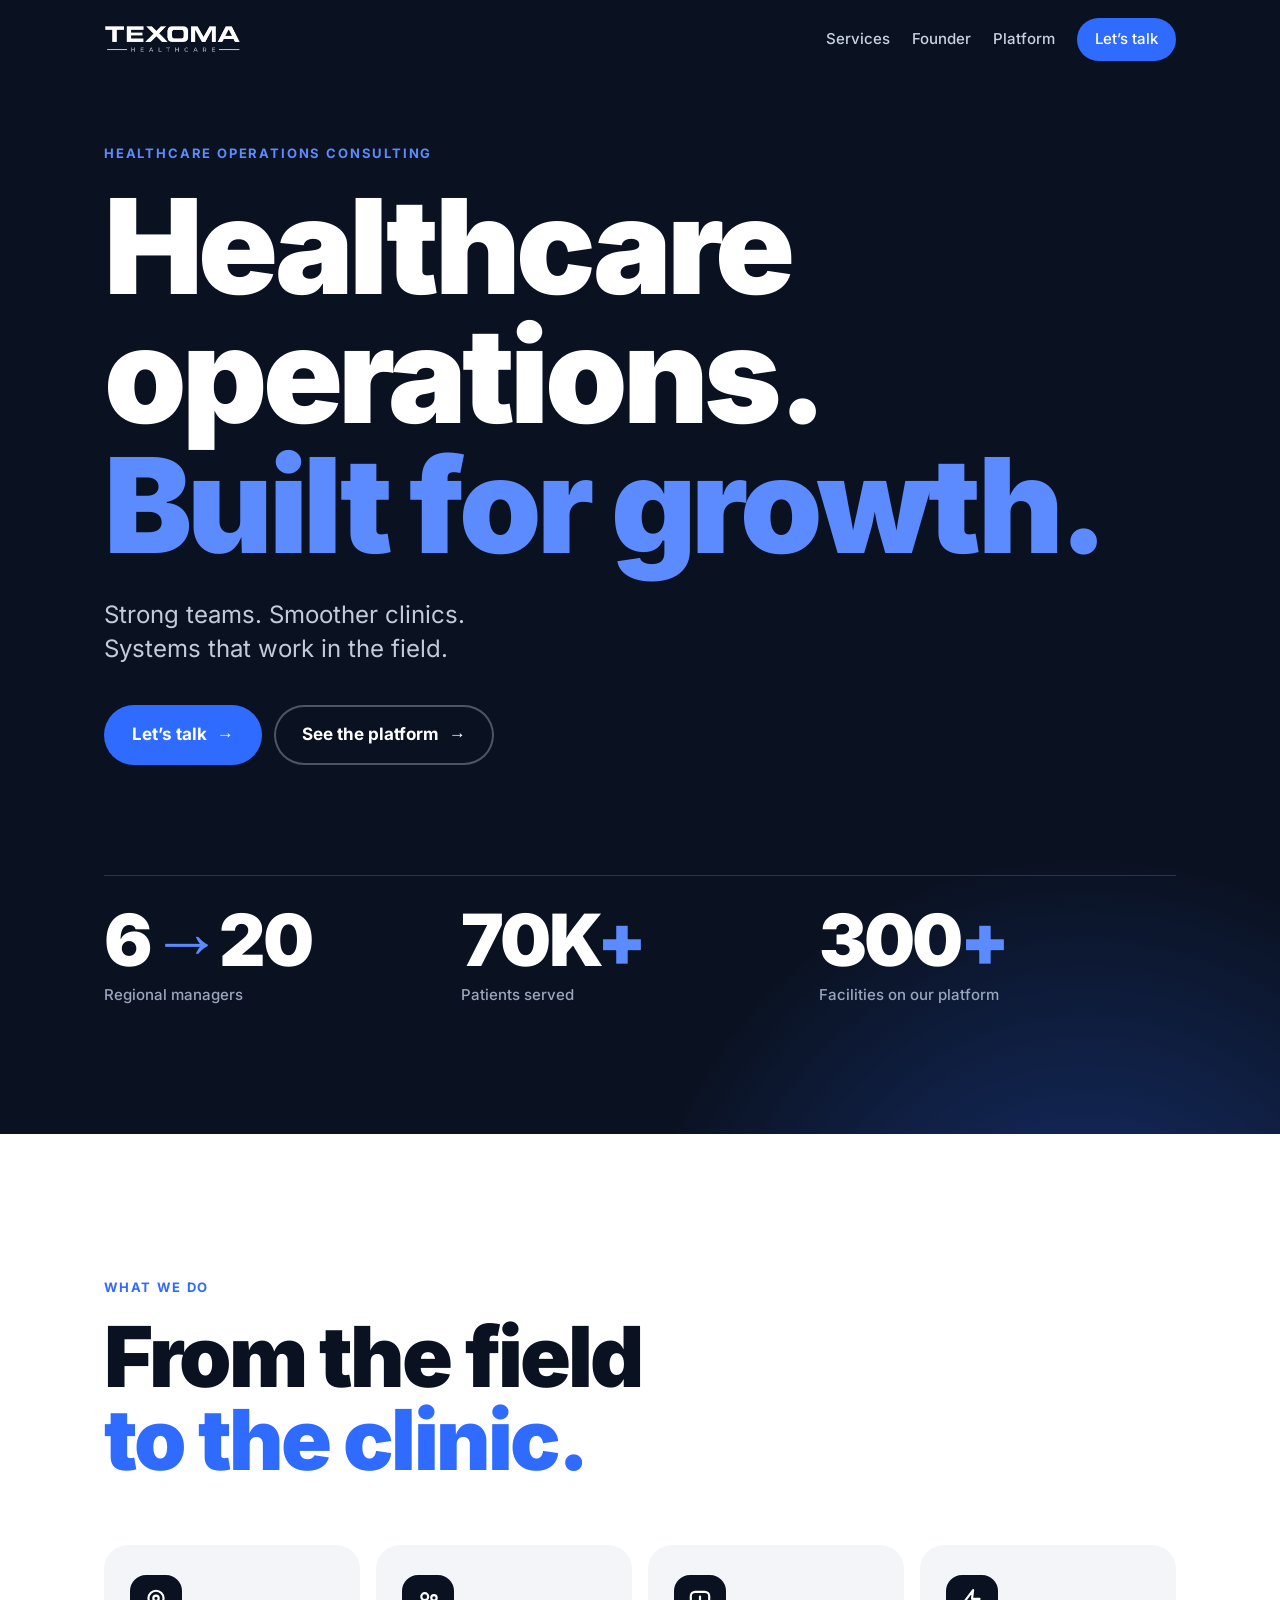
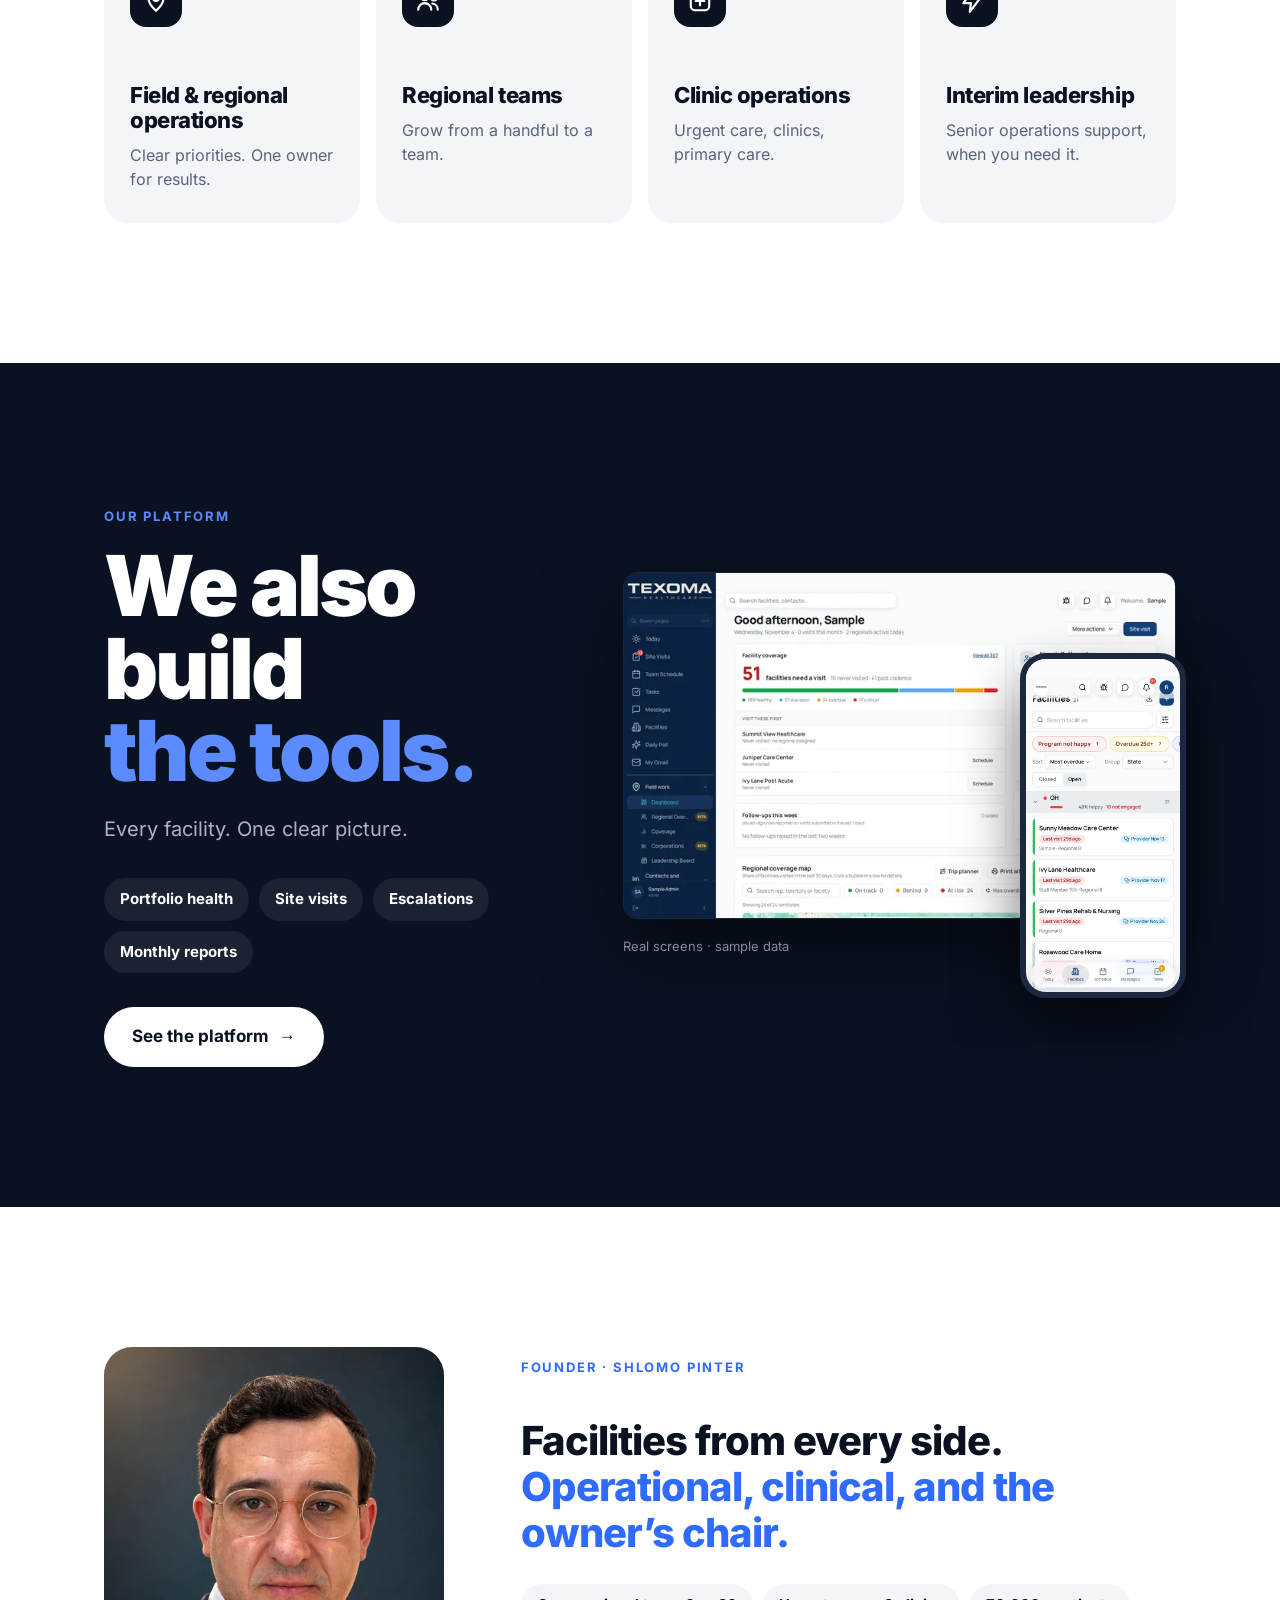
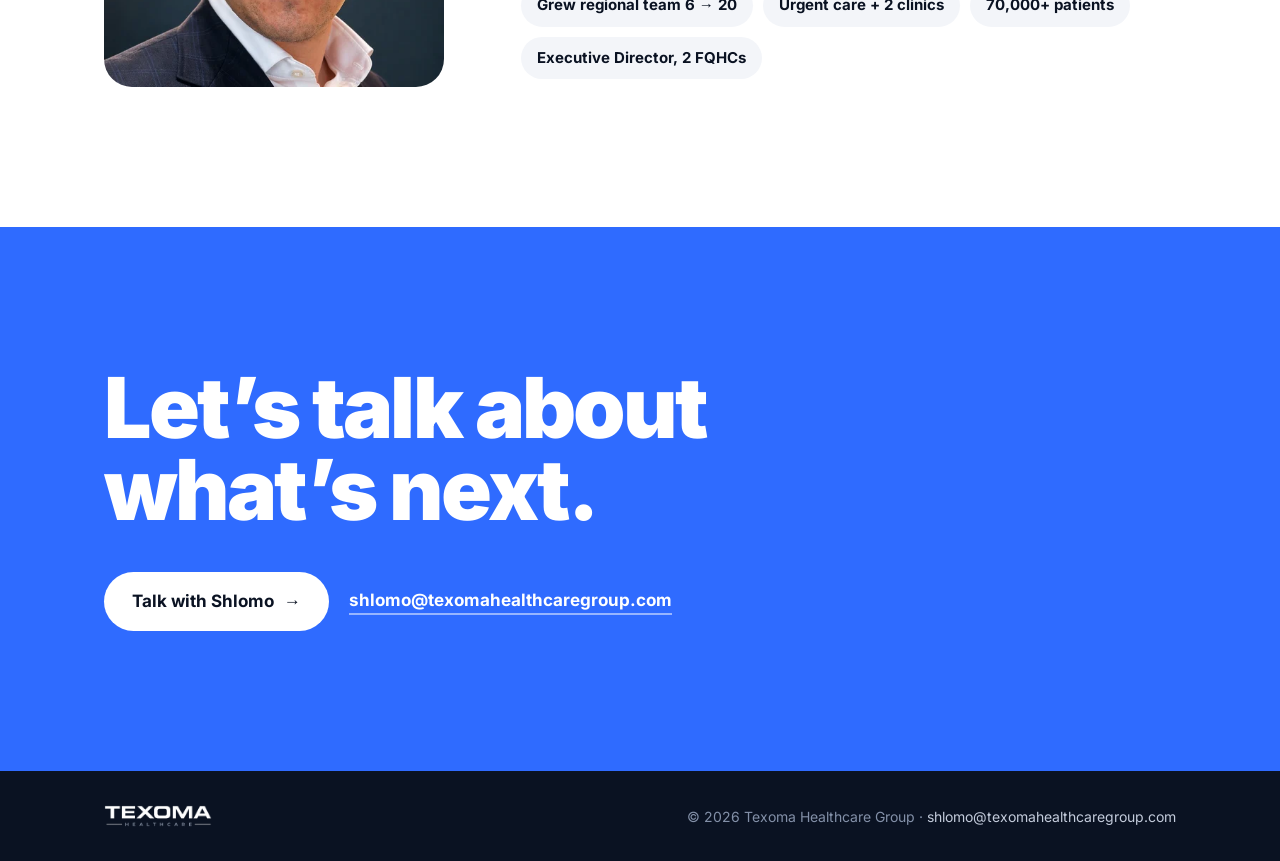
<file: index.html>
<!doctype html>
<html lang="en">
<head>
<meta charset="utf-8">
<meta name="viewport" content="width=device-width, initial-scale=1, viewport-fit=cover">
<title>Texoma Healthcare Group | Healthcare operations consulting</title>
<meta name="description" content="Healthcare operations consulting. Strong teams. Smoother clinics. Systems that work in the field.">
<meta property="og:title" content="Texoma Healthcare Group">
<meta property="og:description" content="Healthcare operations consulting. Strong teams. Smoother clinics. Systems that work in the field.">
<meta property="og:image" content="https://texomahealthcaregroup.com/og.png">
<meta property="og:url" content="https://texomahealthcaregroup.com/">
<meta property="og:type" content="website">
<meta name="twitter:card" content="summary_large_image">
<meta name="theme-color" content="#0a1222">
<link rel="icon" href="img/favicon.svg" type="image/svg+xml">
<link rel="apple-touch-icon" href="img/apple-touch-icon.png">
<link rel="preload" href="fonts/inter-900.woff2" as="font" type="font/woff2" crossorigin>
<link rel="stylesheet" href="styles.css">
</head>
<body>
<a class="skip" href="#main">Skip to content</a>
<header class="nav"><div class="wrap">
  <a class="logo" href="index.html" aria-label="Texoma Healthcare Group home"><img src="img/logo-light.png" alt="Texoma Healthcare Group" width="1055" height="215"></a>
  <nav aria-label="Main">
    <a class="hide-m" href="index.html#services">Services</a>
    <a class="hide-m" href="index.html#founder">Founder</a>
    <a href="platform.html">Platform</a>
    <a class="btn-sm" href="mailto:shlomo@texomahealthcaregroup.com?subject=Texoma%20Healthcare%20Group">Let’s talk</a>
  </nav>
</div></header>
<main id="main">
<section class="hero"><div class="wrap">
  <p class="eyebrow">Healthcare operations consulting</p>
  <h1>Healthcare operations.<br><span class="hl">Built for growth.</span></h1>
  <p class="lede">Strong teams. Smoother clinics. Systems that work in the field.</p>
  <div class="ctas">
    <a class="btn btn-primary" href="mailto:shlomo@texomahealthcaregroup.com?subject=Texoma%20Healthcare%20Group">Let’s talk <span class="arrow" aria-hidden="true">→</span></a>
    <a class="btn btn-ghost" href="platform.html">See the platform <span class="arrow" aria-hidden="true">→</span></a>
  </div>
  <div class="stats">
    <div class="stat"><b>6<i>→</i>20</b><span>Regional managers</span></div>
    <div class="stat"><b>70K<i>+</i></b><span>Patients served</span></div>
    <div class="stat"><b>300<i>+</i></b><span>Facilities on our platform</span></div>
  </div>
</div></section>

<section id="services" class="light"><div class="wrap">
  <div class="head">
    <div><p class="eyebrow ink">What we do</p><h2>From the field<br><span class="hl">to the clinic.</span></h2></div>
  </div>
  <div class="tiles">
    <article class="tile"><div class="ico"><svg viewBox="0 0 24 24" aria-hidden="true"><path d="M12 21s-7-6.2-7-11.5a7 7 0 0 1 14 0C19 14.8 12 21 12 21z"/><circle cx="12" cy="9.5" r="2.5"/></svg></div><h3>Field & regional operations</h3><p>Clear priorities. One owner for results.</p></article>
    <article class="tile"><div class="ico"><svg viewBox="0 0 24 24" aria-hidden="true"><circle cx="9" cy="8" r="3.2"/><path d="M3 20c0-3.3 2.7-6 6-6s6 2.7 6 6"/><circle cx="17.5" cy="9" r="2.5"/><path d="M16 14.3c2.9.3 5 2.7 5 5.7"/></svg></div><h3>Regional teams</h3><p>Grow from a handful to a team.</p></article>
    <article class="tile"><div class="ico"><svg viewBox="0 0 24 24" aria-hidden="true"><rect x="3.5" y="3.5" width="17" height="17" rx="4"/><path d="M12 8v8M8 12h8"/></svg></div><h3>Clinic operations</h3><p>Urgent care, clinics, primary care.</p></article>
    <article class="tile"><div class="ico"><svg viewBox="0 0 24 24" aria-hidden="true"><path d="M13 2 4 14h7l-1 8 9-12h-7z"/></svg></div><h3>Interim leadership</h3><p>Senior operations support, when you need it.</p></article>
  </div>
</div></section>

<section class="dark"><div class="wrap split">
  <div>
    <p class="eyebrow">Our platform</p>
    <h2>We also build<br><span class="hl">the tools.</span></h2>
    <p class="sub">Every facility. One clear picture.</p>
    <ul class="pill-row"><li>Portfolio health</li><li>Site visits</li><li>Escalations</li><li>Monthly reports</li></ul>
    <a class="btn btn-white" href="platform.html">See the platform <span class="arrow" aria-hidden="true">→</span></a>
  </div>
  <div class="shots">
    <img class="shot-desk" src="img/app/own-desk-1-1200.webp" srcset="img/app/own-desk-1-720.webp 720w, img/app/own-desk-1-1200.webp 1200w" sizes="(max-width:900px) 92vw, 640px" alt="Platform dashboard showing every facility color coded by health (sample data)" width="1200" height="750" loading="lazy">
    <img class="shot-phone" src="img/app/reg-phone-1.webp" alt="Regional team phone app (sample data)" width="540" height="1168" loading="lazy">
    <span class="tag">Real screens · sample data</span>
  </div>
</div></section>

<section id="founder" class="light"><div class="wrap founder">
  <img src="img/headshot.webp" alt="Shlomo Pinter" width="480" height="480" loading="lazy">
  <div>
    <p class="eyebrow ink">Founder · Shlomo Pinter</p>
    <p class="big">Facilities from every side. <em>Operational, clinical, and the owner’s chair.</em></p>
    <ul class="facts">
      <li>Grew regional team 6 → 20</li>
      <li>Urgent care + 2 clinics</li>
      <li>70,000+ patients</li>
      <li>Executive Director, 2 FQHCs</li>
    </ul>
  </div>
</div></section>

<section class="cta"><div class="wrap">
  <h2>Let’s talk about what’s next.</h2>
  <div class="ctas">
    <a class="btn btn-white" href="mailto:shlomo@texomahealthcaregroup.com?subject=Texoma%20Healthcare%20Group">Talk with Shlomo <span class="arrow" aria-hidden="true">→</span></a>
    <a class="mail" href="mailto:shlomo@texomahealthcaregroup.com?subject=Texoma%20Healthcare%20Group">shlomo@texomahealthcaregroup.com</a>
  </div>
</div></section>
</main>
<footer><div class="wrap">
  <img src="img/logo-light.png" alt="Texoma Healthcare Group" width="1055" height="215" loading="lazy">
  <span>© 2026 Texoma Healthcare Group · <a href="mailto:shlomo@texomahealthcaregroup.com?subject=Texoma%20Healthcare%20Group">shlomo@texomahealthcaregroup.com</a></span>
</div></footer>
</body>
</html>
</file>
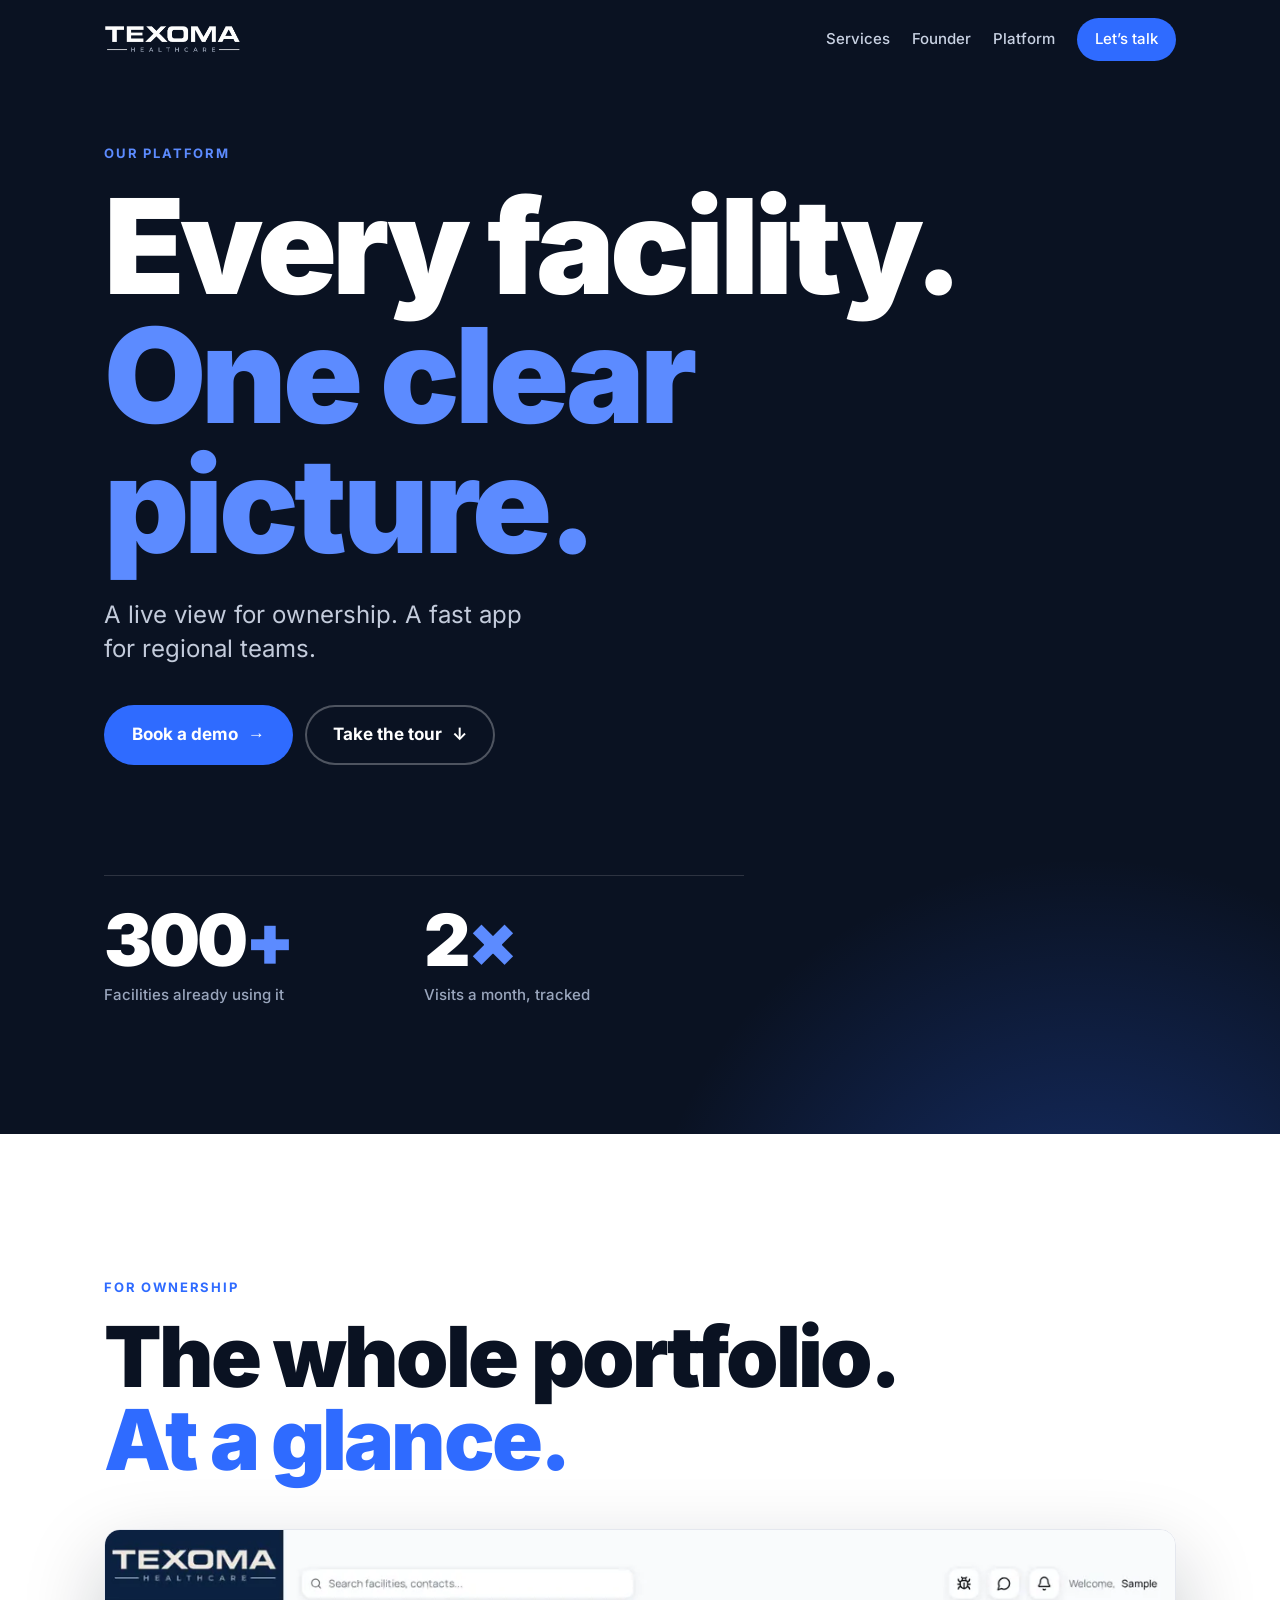
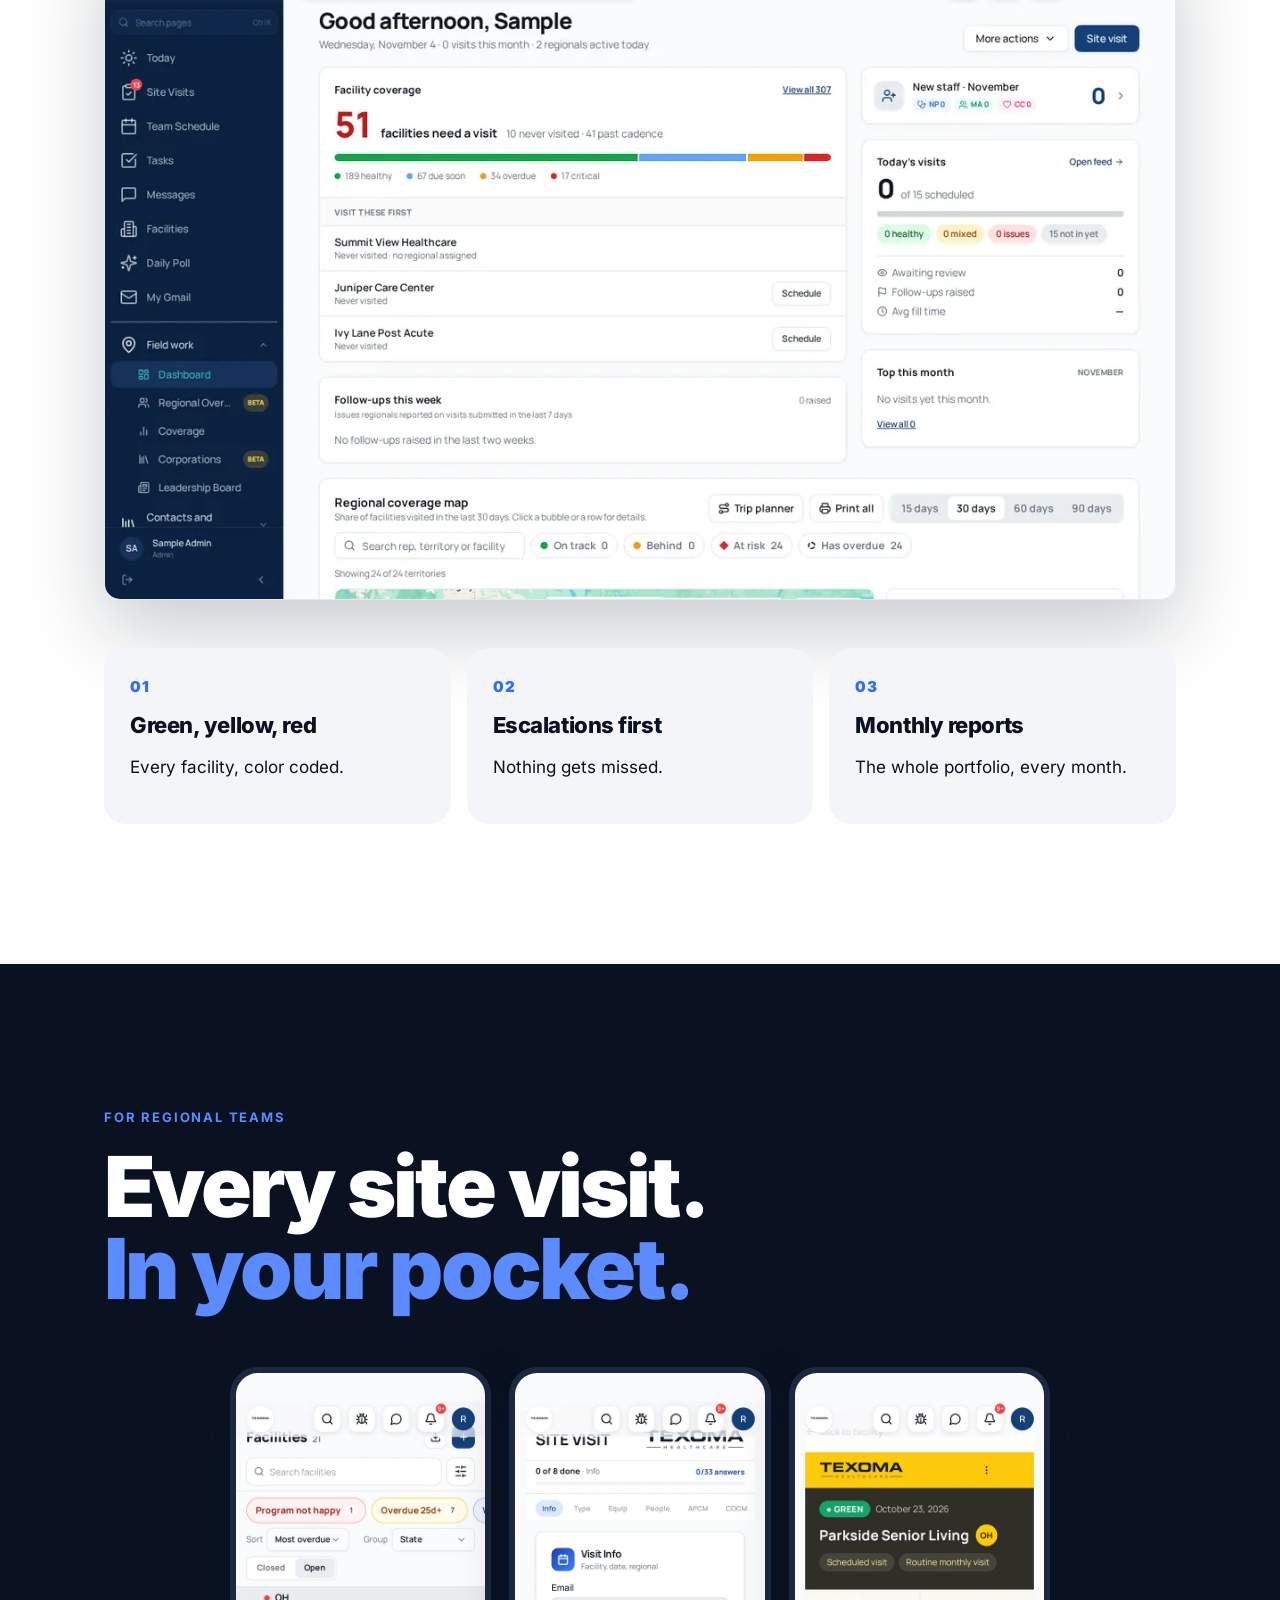
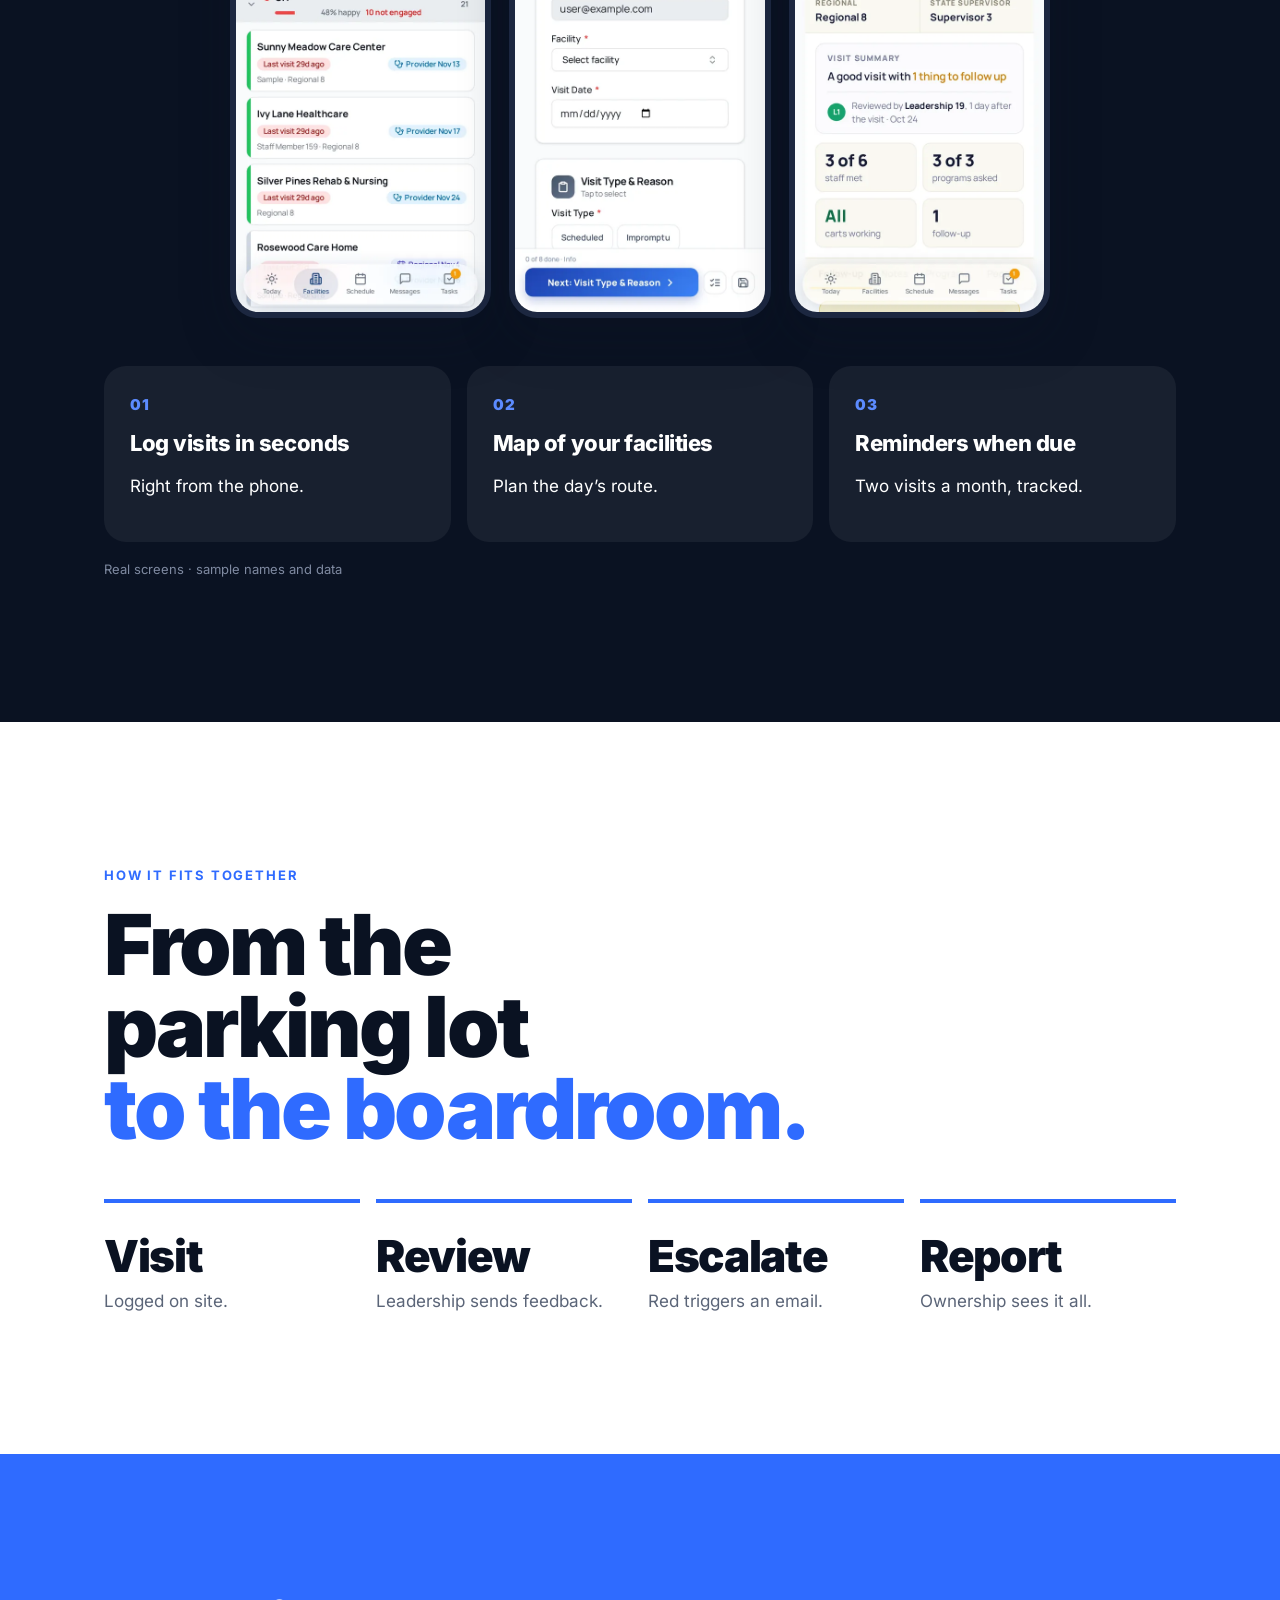
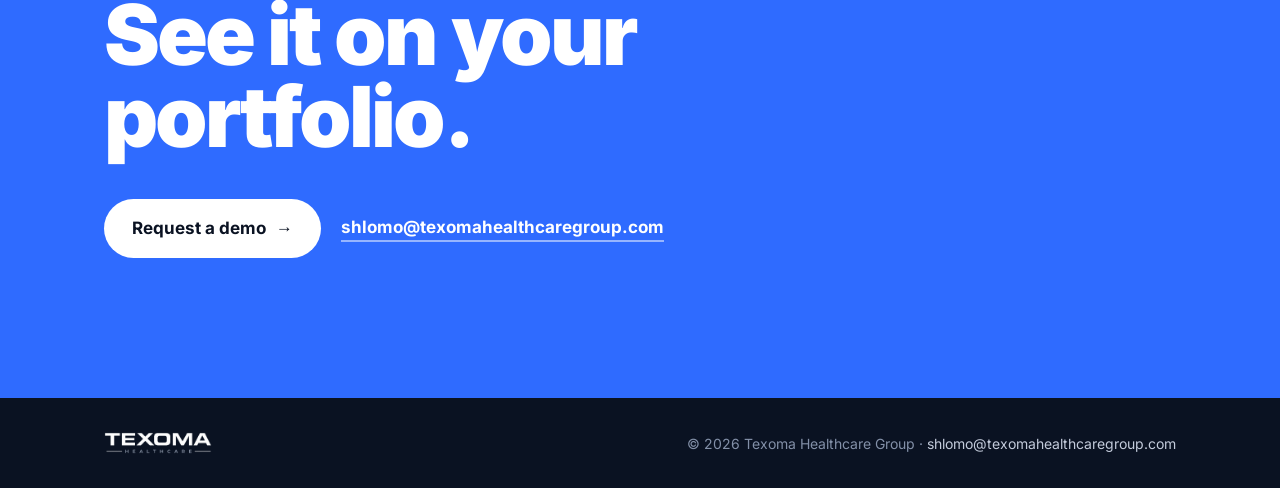
<file: platform.html>
<!doctype html>
<html lang="en">
<head>
<meta charset="utf-8">
<meta name="viewport" content="width=device-width, initial-scale=1, viewport-fit=cover">
<title>Our platform | Texoma Healthcare Group</title>
<meta name="description" content="Our platform: a live view of every facility for ownership, and a fast mobile app for regional teams.">
<meta property="og:title" content="Texoma Healthcare Group">
<meta property="og:description" content="Our platform: a live view of every facility for ownership, and a fast mobile app for regional teams.">
<meta property="og:image" content="https://texomahealthcaregroup.com/og.png">
<meta property="og:url" content="https://texomahealthcaregroup.com/platform.html">
<meta property="og:type" content="website">
<meta name="twitter:card" content="summary_large_image">
<meta name="theme-color" content="#0a1222">
<link rel="icon" href="img/favicon.svg" type="image/svg+xml">
<link rel="apple-touch-icon" href="img/apple-touch-icon.png">
<link rel="preload" href="fonts/inter-900.woff2" as="font" type="font/woff2" crossorigin>
<link rel="stylesheet" href="styles.css">
</head>
<body>
<a class="skip" href="#main">Skip to content</a>
<header class="nav"><div class="wrap">
  <a class="logo" href="index.html" aria-label="Texoma Healthcare Group home"><img src="img/logo-light.png" alt="Texoma Healthcare Group" width="1055" height="215"></a>
  <nav aria-label="Main">
    <a class="hide-m" href="index.html#services">Services</a>
    <a class="hide-m" href="index.html#founder">Founder</a>
    <a href="platform.html">Platform</a>
    <a class="btn-sm" href="mailto:shlomo@texomahealthcaregroup.com?subject=Texoma%20Healthcare%20Group">Let’s talk</a>
  </nav>
</div></header>
<main id="main">
<section class="hero"><div class="wrap">
  <p class="eyebrow">Our platform</p>
  <h1>Every facility.<br><span class="hl">One clear picture.</span></h1>
  <p class="lede">A live view for ownership. A fast app for regional teams.</p>
  <div class="ctas">
    <a class="btn btn-primary" href="mailto:shlomo@texomahealthcaregroup.com?subject=Texoma%20Healthcare%20Group&amp;body=I%27d%20like%20a%20platform%20demo.">Book a demo <span class="arrow" aria-hidden="true">→</span></a>
    <a class="btn btn-ghost" href="#ownership">Take the tour <span class="arrow" aria-hidden="true">↓</span></a>
  </div>
  <div class="stats two">
    <div class="stat"><b>300<i>+</i></b><span>Facilities already using it</span></div>
    <div class="stat"><b>2<i>×</i></b><span>Visits a month, tracked</span></div>
  </div>
</div></section>

<section id="ownership" class="light"><div class="wrap">
  <p class="eyebrow ink">For ownership</p>
  <h2>The whole portfolio.<br><span class="hl">At a glance.</span></h2>
  <img class="wide-shot" style="margin-top:48px" src="img/app/own-desk-1-1200.webp" srcset="img/app/own-desk-1-720.webp 720w, img/app/own-desk-1-1200.webp 1200w" sizes="(max-width:1200px) 92vw, 1100px" alt="Ownership dashboard, every facility color coded (sample data)" width="1200" height="750" loading="lazy">
  <div class="points">
    <div class="point"><span class="n">01</span><h3>Green, yellow, red</h3><p>Every facility, color coded.</p></div>
    <div class="point"><span class="n">02</span><h3>Escalations first</h3><p>Nothing gets missed.</p></div>
    <div class="point"><span class="n">03</span><h3>Monthly reports</h3><p>The whole portfolio, every month.</p></div>
  </div>
</div></section>

<section class="dark"><div class="wrap">
  <p class="eyebrow">For regional teams</p>
  <h2>Every site visit.<br><span class="hl">In your pocket.</span></h2>
  <div class="phones" style="margin-top:56px">
    <img src="img/app/reg-phone-1.webp" alt="Phone app, site visits (sample data)" width="540" height="1168" loading="lazy">
    <img src="img/app/reg-phone-2.webp" alt="Phone app, facilities (sample data)" width="540" height="1168" loading="lazy">
    <img src="img/app/reg-phone-3.webp" alt="Phone app, facility detail (sample data)" width="540" height="1168" loading="lazy">
  </div>
  <div class="points">
    <div class="point"><span class="n">01</span><h3>Log visits in seconds</h3><p>Right from the phone.</p></div>
    <div class="point"><span class="n">02</span><h3>Map of your facilities</h3><p>Plan the day’s route.</p></div>
    <div class="point"><span class="n">03</span><h3>Reminders when due</h3><p>Two visits a month, tracked.</p></div>
  </div>
  <span class="tag">Real screens · sample names and data</span>
</div></section>

<section class="light"><div class="wrap">
  <p class="eyebrow ink">How it fits together</p>
  <h2 style="margin-bottom:48px">From the<br>parking lot<br><span class="hl">to the boardroom.</span></h2>
  <div class="flow">
    <div><b>Visit</b><span>Logged on site.</span></div>
    <div><b>Review</b><span>Leadership sends feedback.</span></div>
    <div><b>Escalate</b><span>Red triggers an email.</span></div>
    <div><b>Report</b><span>Ownership sees it all.</span></div>
  </div>
</div></section>

<section class="cta"><div class="wrap">
  <h2>See it on your portfolio.</h2>
  <div class="ctas">
    <a class="btn btn-white" href="mailto:shlomo@texomahealthcaregroup.com?subject=Texoma%20Healthcare%20Group&amp;body=I%27d%20like%20a%20platform%20demo.">Request a demo <span class="arrow" aria-hidden="true">→</span></a>
    <a class="mail" href="mailto:shlomo@texomahealthcaregroup.com?subject=Texoma%20Healthcare%20Group">shlomo@texomahealthcaregroup.com</a>
  </div>
</div></section>
</main>
<footer><div class="wrap">
  <img src="img/logo-light.png" alt="Texoma Healthcare Group" width="1055" height="215" loading="lazy">
  <span>© 2026 Texoma Healthcare Group · <a href="mailto:shlomo@texomahealthcaregroup.com?subject=Texoma%20Healthcare%20Group">shlomo@texomahealthcaregroup.com</a></span>
</div></footer>
</body>
</html>
</file>
<file: styles.css>
@font-face{font-family:Inter;src:url(fonts/inter-400.woff2) format("woff2");font-weight:400;font-display:swap}
@font-face{font-family:Inter;src:url(fonts/inter-500.woff2) format("woff2");font-weight:500;font-display:swap}
@font-face{font-family:Inter;src:url(fonts/inter-700.woff2) format("woff2");font-weight:700;font-display:swap}
@font-face{font-family:Inter;src:url(fonts/inter-800.woff2) format("woff2");font-weight:800;font-display:swap}
@font-face{font-family:Inter;src:url(fonts/inter-900.woff2) format("woff2");font-weight:900;font-display:swap}
:root{--navy:#0a1222;--navy2:#111c31;--ink:#0a1222;--muted:#5b6578;--line:#e4e7ee;--bg:#fff;--soft:#f3f5f9;
  --accent:#2f6bff;--accent-hi:#5c8bff;--pad:clamp(20px,5vw,72px);--max:1200px;
  --sans:Inter,-apple-system,BlinkMacSystemFont,"Segoe UI",Roboto,sans-serif}
*{box-sizing:border-box}
html{scroll-behavior:smooth;-webkit-text-size-adjust:100%}
body{margin:0;font:400 17px/1.5 var(--sans);color:var(--ink);background:var(--bg);-webkit-font-smoothing:antialiased;overflow-x:hidden}
img{max-width:100%;height:auto;display:block}
a{color:inherit}
:focus-visible{outline:3px solid var(--accent);outline-offset:3px;border-radius:6px}
.skip{position:absolute;left:-9999px}.skip:focus{left:12px;top:12px;background:#fff;color:var(--ink);padding:10px 14px;z-index:99}
.wrap{max-width:var(--max);margin:0 auto;padding:0 var(--pad)}
/* nav */
.nav{position:absolute;top:0;left:0;right:0;z-index:10;padding:calc(18px + env(safe-area-inset-top)) 0 18px}
.nav .wrap{display:flex;align-items:center;justify-content:space-between;gap:16px}
.nav .logo img{height:28px;width:auto}
.nav nav{display:flex;align-items:center;gap:22px}
.nav nav a{color:#c9d2e3;text-decoration:none;font-weight:500;font-size:15px}
.nav nav a:hover{color:#fff}
.nav nav a.btn-sm{color:#fff}
.btn,.btn-sm{display:inline-flex;align-items:center;gap:10px;text-decoration:none;font-weight:700;border-radius:999px;transition:transform .15s,background .2s}
.btn{padding:17px 28px;font-size:17px}
.btn-sm{padding:10px 18px;font-size:14px;background:var(--accent)}
.btn-primary{background:var(--accent);color:#fff}
.btn-primary:hover{background:var(--accent-hi);transform:translateY(-1px)}
.btn-ghost{color:#fff;box-shadow:inset 0 0 0 2px rgba(255,255,255,.28)}
.btn-ghost:hover{box-shadow:inset 0 0 0 2px #fff}
.btn-white{background:#fff;color:var(--ink)}
.btn-white:hover{transform:translateY(-1px)}
.arrow{transition:transform .2s}.btn:hover .arrow{transform:translateX(3px)}
/* hero */
.hero{background:var(--navy);color:#fff;position:relative;overflow:hidden;padding:calc(140px + env(safe-area-inset-top)) 0 clamp(72px,10vw,130px)}
.hero::before{content:"";position:absolute;inset:auto -20% -55% auto;width:900px;height:900px;border-radius:50%;
  background:radial-gradient(closest-side,rgba(47,107,255,.35),transparent);pointer-events:none}
.hero .wrap{position:relative}
.eyebrow{display:inline-block;font:700 13px/1 var(--sans);letter-spacing:.14em;text-transform:uppercase;color:var(--accent-hi);margin:0 0 22px}
.eyebrow.ink{color:var(--accent)}
h1,h2,h3{margin:0;font-weight:900;letter-spacing:-.035em;line-height:.98}
h1{font-size:clamp(50px,10.5vw,132px)}
h1 .hl,h2 .hl{color:var(--accent-hi)}
.light h2 .hl{color:var(--accent)}
h2{font-size:clamp(40px,7vw,84px)}
h3{font-size:22px;letter-spacing:-.02em;line-height:1.15;font-weight:800}
.lede{font-size:clamp(19px,2.2vw,24px);color:#c3cbdb;max-width:30ch;margin:28px 0 40px;line-height:1.4}
.ctas{display:flex;flex-wrap:wrap;gap:12px}
/* stats */
.stats{display:grid;grid-template-columns:repeat(3,1fr);gap:0;margin-top:clamp(64px,9vw,110px);border-top:1px solid rgba(255,255,255,.14)}
.stat{padding:28px 20px 0 0}
.stat b{display:block;font-size:clamp(40px,6vw,72px);font-weight:900;letter-spacing:-.04em;line-height:1}
.stat b i{font-style:normal;color:var(--accent-hi)}
.stat span{display:block;margin-top:8px;color:#9aa6bd;font-size:15px;font-weight:500}
.stats.two{grid-template-columns:repeat(2,1fr);max-width:640px}
.stats.two .stat:last-child{grid-column:auto}
/* sections */
section{padding:clamp(80px,11vw,140px) 0}
.head{display:flex;justify-content:space-between;align-items:flex-end;gap:24px;flex-wrap:wrap;margin-bottom:clamp(40px,6vw,64px)}
.tiles{display:grid;grid-template-columns:repeat(4,1fr);gap:16px}
.tile{background:var(--soft);border-radius:24px;padding:30px 26px 32px;transition:transform .2s,background .2s}
.tile:hover{transform:translateY(-4px)}
.ico{width:52px;height:52px;border-radius:16px;background:var(--navy);display:grid;place-items:center;margin-bottom:56px}
.ico svg{width:26px;height:26px;stroke:#fff;fill:none;stroke-width:2;stroke-linecap:round;stroke-linejoin:round}
.tile p{margin:10px 0 0;color:var(--muted);font-size:16px}
/* dark band */
.dark{background:var(--navy);color:#fff;overflow:hidden}
.dark .sub{color:#aab4c8;font-size:20px;margin:22px 0 34px;max-width:28ch}
.split{display:grid;grid-template-columns:1fr 1.25fr;gap:clamp(40px,6vw,80px);align-items:center}
.shots{position:relative;padding-bottom:40px}
.shot-desk{border-radius:14px;box-shadow:0 30px 80px rgba(0,0,0,.5);border:1px solid rgba(255,255,255,.08)}
.shot-phone{position:absolute;right:-10px;bottom:0;width:30%;border-radius:26px;border:6px solid #1c2740;box-shadow:0 30px 60px rgba(0,0,0,.55)}
.tag{display:inline-block;margin-top:18px;font-size:13px;color:#7f8aa1}
.pill-row{display:flex;flex-wrap:wrap;gap:10px;margin:0 0 34px;padding:0;list-style:none}
.pill-row li{padding:10px 16px;border-radius:999px;background:rgba(255,255,255,.07);font-weight:600;font-size:15px}
/* founder */
.founder{display:grid;grid-template-columns:auto 1fr;gap:clamp(32px,6vw,80px);align-items:center}
.founder img{width:clamp(200px,28vw,340px);aspect-ratio:1;object-fit:cover;border-radius:28px}
.founder .big{font-size:clamp(26px,3.4vw,40px);font-weight:800;letter-spacing:-.025em;line-height:1.15;margin:22px 0 28px;max-width:22ch}
.founder .big em{font-style:normal;color:var(--accent)}
.facts{list-style:none;padding:0;margin:0;display:flex;flex-wrap:wrap;gap:10px}
.facts li{background:var(--soft);border-radius:999px;padding:10px 16px;font-weight:600;font-size:15px}
/* cta */
.cta{background:var(--accent);color:#fff;text-align:left}
.cta h2{max-width:12ch}
.cta .ctas{margin-top:40px;align-items:center}
.cta .mail{color:#fff;font-weight:600;text-decoration:none;border-bottom:2px solid rgba(255,255,255,.5);margin-left:8px}
footer{background:var(--navy);color:#8390a8;padding:34px 0 calc(34px + env(safe-area-inset-bottom));font-size:14px}
footer .wrap{display:flex;justify-content:space-between;align-items:center;gap:16px;flex-wrap:wrap}
footer img{height:22px;width:auto}
footer a{color:#c3cbdb;text-decoration:none}
/* platform page */
.points{display:grid;grid-template-columns:repeat(3,1fr);gap:16px;margin-top:48px}
.point{background:var(--soft);border-radius:22px;padding:26px}
.dark .point{background:rgba(255,255,255,.06)}
.point .n{font-weight:900;color:var(--accent);font-size:15px;letter-spacing:.06em}
.dark .point .n{color:var(--accent-hi)}
.point h3{margin-top:14px}
.phones{display:grid;grid-template-columns:repeat(3,1fr);gap:18px;max-width:820px;margin:0 auto}
.phones img{border-radius:28px;border:6px solid #1c2740;box-shadow:0 20px 50px rgba(10,18,34,.25)}
.flow{display:grid;grid-template-columns:repeat(4,1fr);gap:16px;counter-reset:f}
.flow div{border-top:4px solid var(--accent);padding-top:20px}
.flow b{display:block;font-size:clamp(28px,3.5vw,44px);font-weight:900;letter-spacing:-.03em}
.flow span{color:var(--muted)}
.wide-shot{border-radius:16px;box-shadow:0 30px 80px rgba(10,18,34,.22);border:1px solid var(--line)}
.center{text-align:center}
.center .lede{margin-left:auto;margin-right:auto}
@media (max-width:900px){
  .tiles{grid-template-columns:1fr 1fr}
  .split{grid-template-columns:1fr}
  .points{grid-template-columns:1fr}
  .flow{grid-template-columns:1fr 1fr;row-gap:32px}
}
@media (max-width:600px){
  body{font-size:16px}
  .nav nav a.hide-m{display:none}
  .nav .logo img{height:22px}
  .hero{padding-top:calc(118px + env(safe-area-inset-top))}
  h1{font-size:clamp(46px,13.2vw,64px)}
  h2{font-size:clamp(38px,11vw,52px)}
  .btn{width:100%;justify-content:center}
  .stats{grid-template-columns:1fr 1fr;row-gap:8px}
  .stat:last-child{grid-column:1/-1}
  .tiles{grid-template-columns:1fr;gap:12px}
  .tile{display:grid;grid-template-columns:52px 1fr;gap:4px 18px;padding:22px}
  .tile .ico{margin:0;grid-row:span 2}
  .tile p{margin-top:4px}
  .founder{grid-template-columns:1fr}
  .founder img{width:100%;max-width:none;aspect-ratio:1/1;object-position:50% 25%}
  .shot-phone{width:34%;right:-4px;border-width:4px;border-radius:18px}
  .phones{grid-template-columns:repeat(3,1fr);gap:10px}
  .phones img{border-width:3px;border-radius:16px}
  .cta .mail{margin:12px 0 0;display:inline-block}
  .point{padding:22px}
  .point h3{margin-top:8px}
  .point p{margin:6px 0 0}
}
@media (prefers-reduced-motion:reduce){*{transition:none!important;scroll-behavior:auto!important}}
</file>
